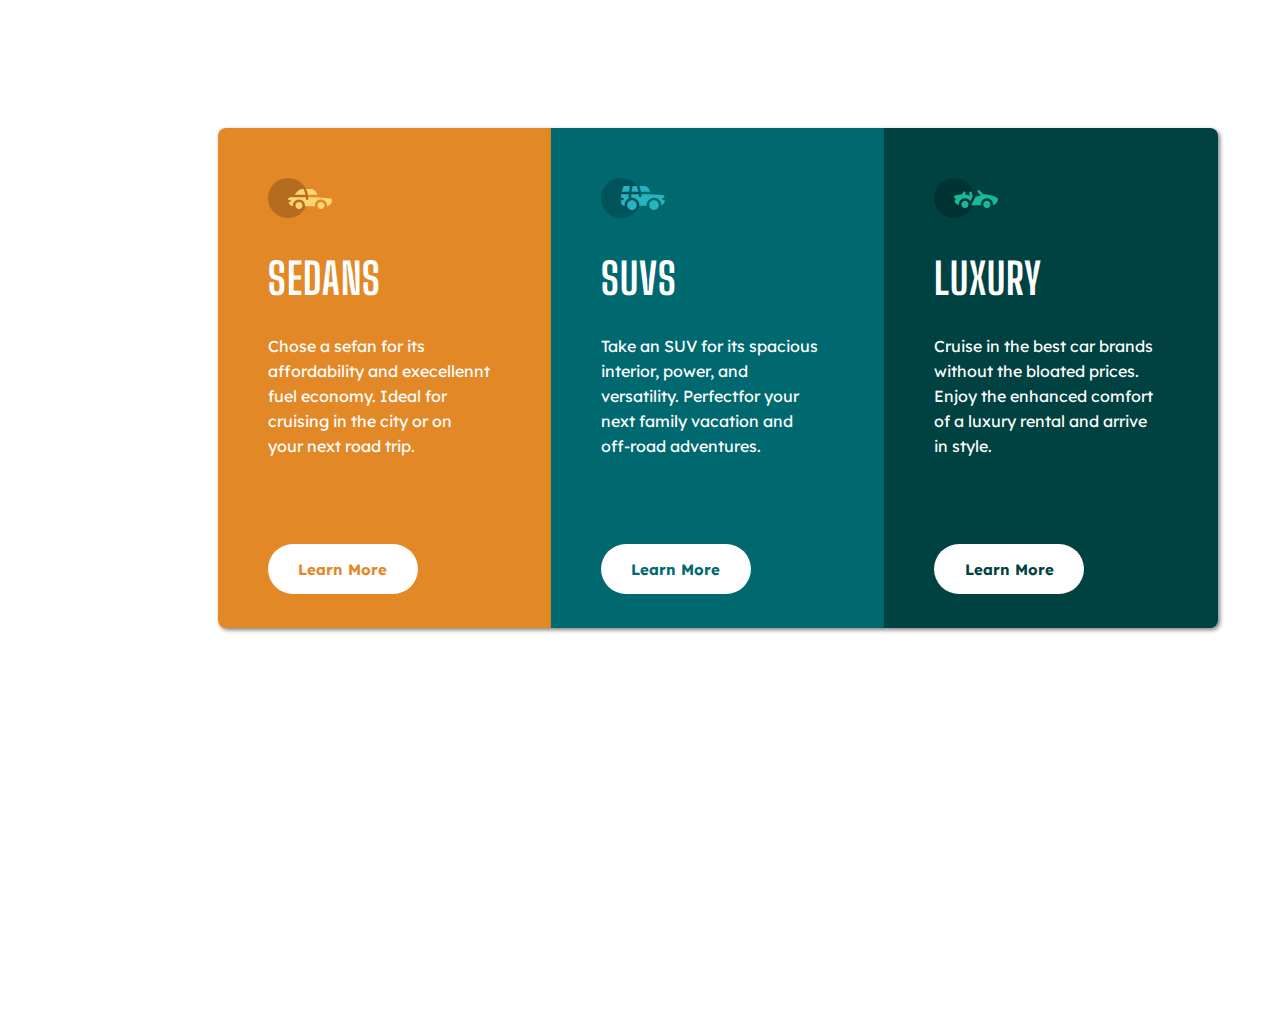
<file: exchallenges/3columchallenge/index.html>
<!DOCTYPE html>
<html lang="pt-br">
<head>
  <meta charset="UTF-8">
  <meta name="viewport" content="width=device-width, initial-scale=1.0">
  <link rel="icon" type="image/png" sizes="32x32" href="./images/favicon-32x32.png">
  <title>Frontend Mentor | 3-column preview card component</title>
  <link rel="stylesheet" href="style/style.css">
</head>
<body>
  <div class="container">
    <div class="cardsedan">
      <img src="images/icon-sedans.svg" alt="">
      
      <h1>SEDANS</h1>
      
      <p>
        Chose a sefan for its <br> 
        affordability and execellennt <br>
        fuel economy. Ideal for <br>
        cruising in the city or on <br>
        your next road trip.
      </p>
      
      <button class="btn">Learn More</button>
    </div>

    
    
    <div class="cardsuv">
      <img src="images/icon-suvs.svg" alt="">
      
      <h1>SUVS</h1>
      
      <p>
        Take an SUV for its spacious <br>
        interior, power, and <br>
        versatility. Perfectfor your <br>
        next family vacation and <br>
        off-road adventures.
      </p>
      
      <button class="btn">Learn More</button>
    </div>
    
    
    <div class="cardluxury">
      <img src="images/icon-luxury.svg" alt="">
     
      <h1>LUXURY</h1>
     
      <p>
        Cruise in the best car brands <br>
        without the bloated prices. <br>
        Enjoy the enhanced comfort <br>
        of a luxury rental and arrive <br>
        in style.
      </p>
     
      <button class="btn">Learn More</button>
    </div>
  </div>
  
  
  
  
  
  
  
  
  
  
  
  
  
  
  
  

  

</body>
</html>
</file>
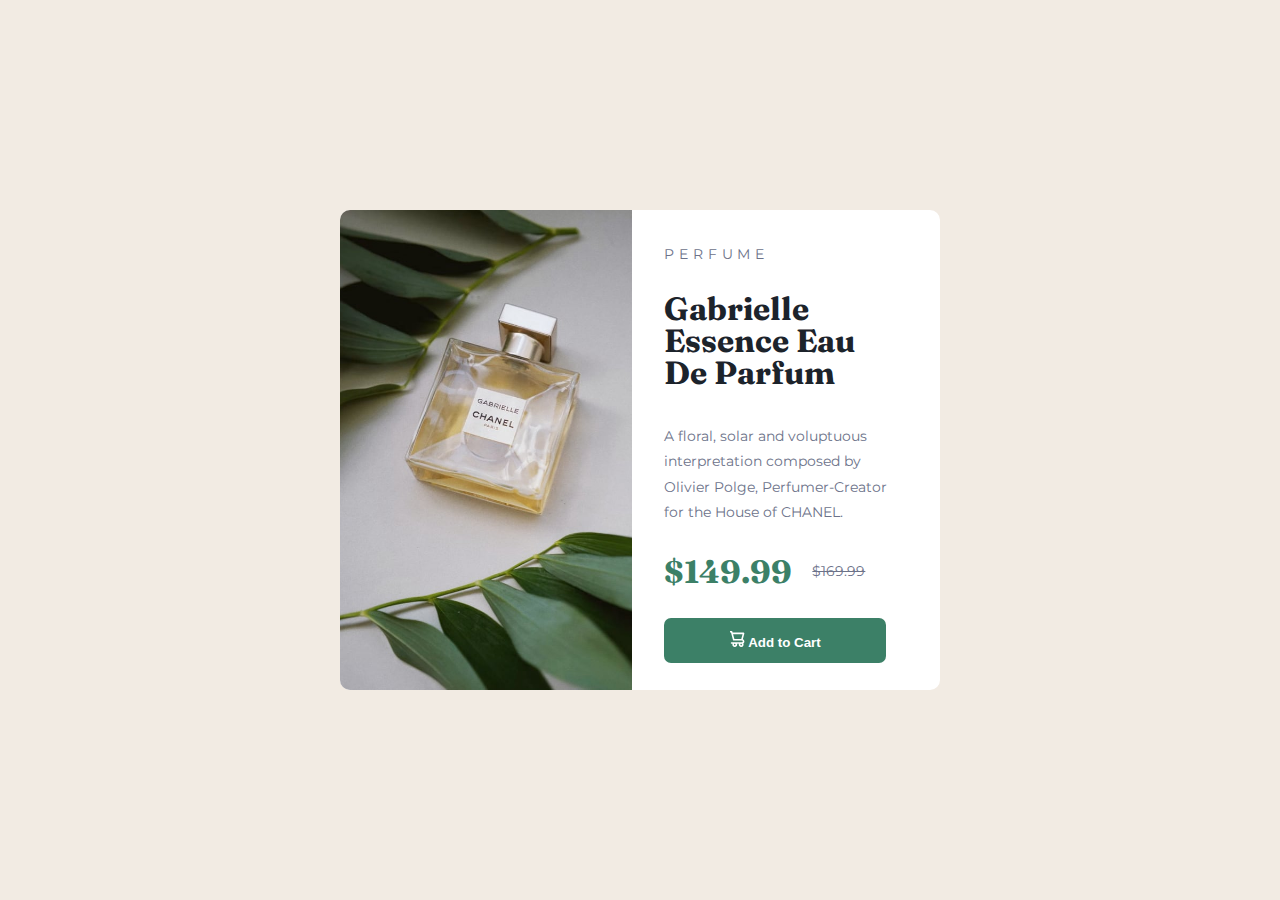
<file: exchallenges/perfumchallenge/index.html>
<!DOCTYPE html>
<html lang="pt-br">

<head>
  <meta charset="UTF-8">
  <meta name="viewport" content="width=device-width, initial-scale=1.0">
  <link rel="icon" type="image/png" sizes="32x32" href="./images/favicon-32x32.png">
  <title>Frontend Mentor | Product preview card component</title>
  <link rel="stylesheet" href="style/style.css">
</head>

<body>

  <div class="main">
    <div class="img-main">
      <img src="images/image-product-desktop.jpg" alt="productimage">
    </div>

    <div class="details-main">
      <p class="product">PERFUME</p>

      <h1 class="nome">Gabrielle <br> 
        Essence Eau <br> 
        De Parfum</h1>

      <p class="description">A floral, solar and voluptuous <br>
        interpretation composed by <br> 
        Olivier Polge, Perfumer-Creator <br>
        for the House of CHANEL.</p>

      <div class="price-main">
        <h1 class="newprice">$149.99</h1>
        <p class="oldprice">$169.99</p>
      </div>
      
      <button class="btn">
        <img src="images/icon-cart.svg" alt="carticon">
        Add to Cart
      </button>
    </div>
  </div>
</body>

</html>
</file>
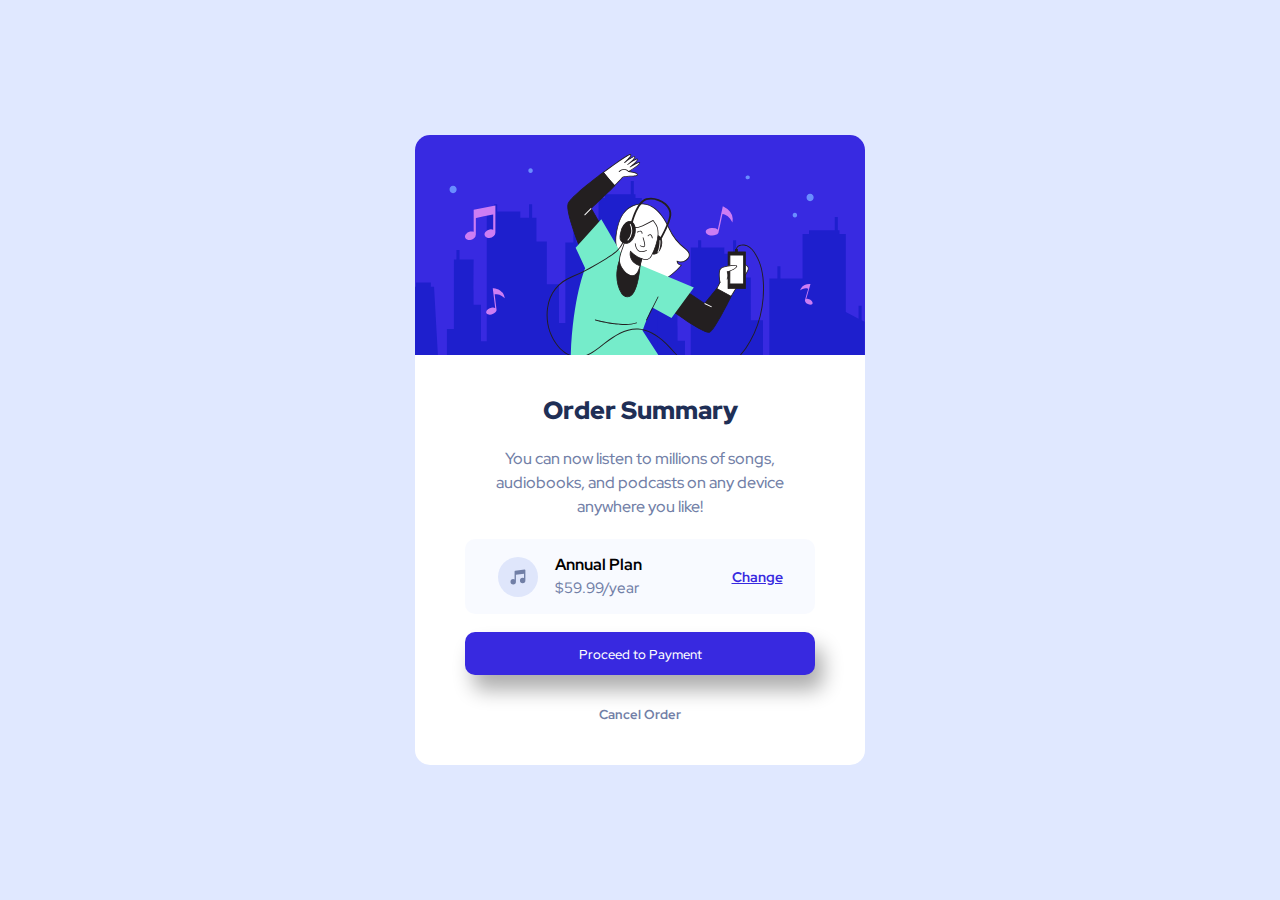
<file: exchallenges/summarychallenge/index.html>
<!DOCTYPE html>
<html lang="pt-br">
<head>
  <meta charset="UTF-8">
  <meta name="viewport" content="width=device-width, initial-scale=1.0"> <!-- displays site properly based on user's device -->
  <link rel="icon" type="image/png" sizes="32x32" href="./images/favicon-32x32.png">
  <title>Frontend Mentor | Order summary card</title>
  <link rel="stylesheet" href="style/style.css">
</head>
<body>

  <div class="main">
    <div class="img-main">
      <img src="images/illustration-hero.svg" alt="imageprincipal">
    </div>
    
    <div class="content">
      <h1 class="tittle">Order Summary</h1>
      
      <p class="details">
        You can now listen to millions of songs, <br> 
        audiobooks, and podcasts on any device <br> 
        anywhere you like!
      </p>
      
      <div class="plan">
        <img src="images/icon-music.svg" alt="musicicon">
        <div class="annualplan">
          <div class="annual">Annual Plan</div>
          <div class="value">$59.99/year</div>
        </div>
        <a href="#">Change</a>
      </div>

      <div class="paymentplan">
        <button class="payment">Proceed to Payment</button>
      </div>
      <div class="cancel">
        <button class="cancel">Cancel Order</button>
      </div>
     
    </div>
  </div>
  
  </div>
</body>
</html>
</file>
<file: exchallenges/3columchallenge/style/style.css>
@charset UTF-8;

@import url('https://fonts.googleapis.com/css2?family=Big+Shoulders+Display&display=swap'); /*font-family: 'Big Shoulders Display', cursive;*/

@import url('https://fonts.googleapis.com/css2?family=Lexend+Deca:wght@300&display=swap'); /*font-family: 'Lexend Deca', sans-serif;*/


* {
    margin: 0px;
    padding: 0px;
}

body {
    min-height: 100vh;
    overflow: hidden;
}

.container {
    display: flex;
    max-width: 1000px;
    min-width: 320px;
    height: 500px;
    margin-top: 10%;
    margin-left: 17%;
}
.cardsedan {
    background-color: hsl(31, 77%, 52%);
    width: 600px;
    border-radius: 8px 0px 0px 8px;
    box-shadow: 2px 2px 4px rgba(0, 0, 0, 0.500);
}

.cardsuv {
    background-color: hsl(184, 100%, 22%);
    width: 600px;
    box-shadow: 2px 2px 4px rgba(0, 0, 0, 0.500);
}

.cardluxury {
    background-color: hsl(179, 100%, 13%);
    width: 600px;
    border-radius: 0px 8px 8px 0px;
    box-shadow: 2px 2px 4px rgba(0, 0, 0, 0.500);
}

img {
    margin-top: 50px;
    margin-left: 50px;
    size: 5px;
}

h1 {
    font-family: 'Big Shoulders Display';
    text-align: left;
    color: white;
    margin-left: 50px;
    margin-top: 30px;
    letter-spacing: 1px;
    font-size: 2.7em;
}

p {
    font-family: 'Lexend Deca';
    margin-left: 50px;
    margin-top: 30px;
    line-height: 25px;
    color: white;
}

.cardsedan > .btn {
    font-family: 'Lexend Deca';
    font-size: 15px;
    font-weight: bold;
    border: none;
    border-radius: 30px;
    margin-left: 50px;
    margin-top: 85px;
    width: 150px;
    height: 50px;
    background-color: white;
    color: hsl(31, 77%, 52%);
}

.cardsedan > .btn:hover {
    cursor: pointer;
    color: white;
    background-color: transparent;
    border: 2px solid white;
}


.cardsuv > .btn {
    font-family: 'Lexend Deca';
    font-size: 15px;
    font-weight: bold;
    border: none;
    border-radius: 30px;
    margin-left: 50px;
    margin-top: 85px;
    width: 150px;
    height: 50px;
    background-color: white;
    color: hsl(184, 100%, 22%);
}

.cardsuv > .btn:hover {
    cursor: pointer;
    color: white;
    background-color: transparent;
    border: 2px solid white;
}

.cardluxury > .btn {
    font-family: 'Lexend Deca';
    font-size: 15px;
    font-weight: bold;
    border: none;
    border-radius: 30px;
    margin-left: 50px;
    margin-top: 85px;
    width: 150px;
    height: 50px;
    background-color: white;
    color: hsl(179, 100%, 13%);
}

.cardluxury > .btn:hover {
    cursor: pointer;
    color: white;
    background-color: transparent;
    border: 2px solid white;
}
</file>
<file: exchallenges/perfumchallenge/style/style.css>
@charset UTF-8;

@import url('https://fonts.googleapis.com/css2?family=Montserrat:wght@500;700&display=swap');
/*font-family: 'Montserrat', sans-serif;*/

@import url('https://fonts.googleapis.com/css2?family=Fraunces:wght@700&display=swap'); /*font-family: 'Fraunces', serif;*/

body {
    background-color: hsl(30, 38%, 92%);
    min-height: 100vh;
    display: flex;
    justify-content: center;
    align-items: center;
}

* {
    margin: 0px;
    padding: 0px;
}

.main {
    border-radius: 10px;
    background-color: white;
    display: flex;
    max-width: 666px;
    margin: 0 1rem;
    width: 600px;
    height: 480px;
}

.img-main {
    width: 60%;
}

.img-main > img {
    height: 100%;
    width: 100%;
    object-fit: cover;
    border-radius: 10px 0px 0px 10px;
}

.details-main {
    width: 300px;
    height: 200px;
    padding: 2rem;
}

.details-main > .product {
    color: hsl(228, 12%, 48%);
}

.product {
    letter-spacing: 0.3rem;
}

h1 {
    font-family: Fraunces;
    line-height: 2rem;
}

.nome {
    padding-top: 25px;
    color: hsl(212, 21%, 14%);
}

p {
    font-family: Montserrat;
    font-size: 14px;
    line-height: 1.6rem;
}

.description {
    padding-top: 35px;
    color: hsl(228, 12%, 48%)
}

.price-main {
    display: flex;
    padding-top: 30px;
}

.price-main > .newprice {
    color: hsl(158, 36%, 37%);
}

.price-main > .oldprice {
    color: hsl(228, 12%, 48%);
    display: flex;
    align-items: center;
    padding-left: 20px;
    text-decoration: line-through;
}

.btn {
    background-color: hsl(158, 36%, 37%);
    border-radius: 7px;
    border: none;
    width: 222px;
    height: 45px;
    margin-top: 30px;
    color: white;
    font-weight: bold;
}

.btn:hover {
    cursor: pointer;
    background-color: hsl(212, 21%, 14%)
}
</file>
<file: exchallenges/summarychallenge/style/style.css>
@charset UTF-8;

@import url('https://fonts.googleapis.com/css2?family=Red+Hat+Display:wght@500;700;900&display=swap');
/*font-family: 'Red Hat Display'*/

* {
    margin: 0px;
    padding: 0px;
}

body {
    min-height: 100vh;
    background-color: hsl(225, 100%, 94%);
    display: flex;
    justify-content: center;
    align-items: center;
}

.main {
    background-color: white;
    border-radius: 15px;
    width: 450px;
    height: 630px;
}

.img-main > img {
    border-radius: 15px 15px 0px 0px;
}

.content {
    margin: 1em;
    
}

.tittle {
    font-family: 'Red Hat Display';
    font-weight: 900;
    text-align: center;
    font-size: 25px;
    margin-top: 35px;
    color: hsl(223, 47%, 23%);
}

.details {
    font-family: 'Red Hat Display';
    font-weight: 500;
    text-align: center;
    font-size: 16px;
    margin-top: 20px;
    line-height: 1.5em;
    color: hsl(224, 23%, 55%);
}

.plan {
    display: flex;
    justify-content: center;
    align-items: center;
    background-color: hsla(225, 100%, 94%, 0.228);
    border-radius: 10px;
    height: 75px;
    width: 350px;
    margin: auto;
    margin-top: 20px;
    
}

.annualplan {
    line-height: 1.4em;
}

.plan > img {
    width: 40px;
    height: 40px;
    margin-right: 17px;
}

.annual {
    font-family: 'Red Hat Display';
    font-weight: 700;
}

.value {
    font-family: 'Red Hat Display';
    font-weight: 500;
    font-size: 15px;
    color: hsl(224, 23%, 55%);
}

a {
    font-family: 'Red Hat Display';
    font-weight: 700;
    font-size: 14px;
    color: hsl(245, 75%, 52%);
    padding-left: 90px;
}

a:hover {
    cursor: pointer;
    color: hsl(224, 23%, 55%);
}

.payment {
    display: flex;
    justify-content: center;
    align-items: center;
    background-color: hsl(245, 75%, 52%);
    font-family: 'Red Hat Display';
    font-weight: 500;
    color: white;
    border: none;
    border-radius: 10px;
    width: 350px;
    height: 43px;
    margin: auto;
    margin-top: 18px;
    box-shadow: 8px 15px 20px hsla(0, 0%, 0%, 0.323);
}

.payment:hover {
    cursor: pointer;
    background-color: hsl(224, 23%, 55%);
    color: white;
}

.cancel {
    display: flex;
    justify-content: center;
    align-items: center;
    font-family: 'Red Hat Display';
    font-weight: 700;
    color: hsla(224, 23%, 55%);
    border: none;
    background-color: transparent;
    margin-top: 15px;
}

.cancel:hover {
    cursor: pointer;
    color: black
}

/*.annual {
    font-family: 'Red Hat Display';
    font-weight: 700;
    margin-left: 140px;
}

.value {
    font-family: 'Red Hat Display';
    font-weight: 500;
    font-size: 16px;
    margin-left: 140px;
}
</file>
